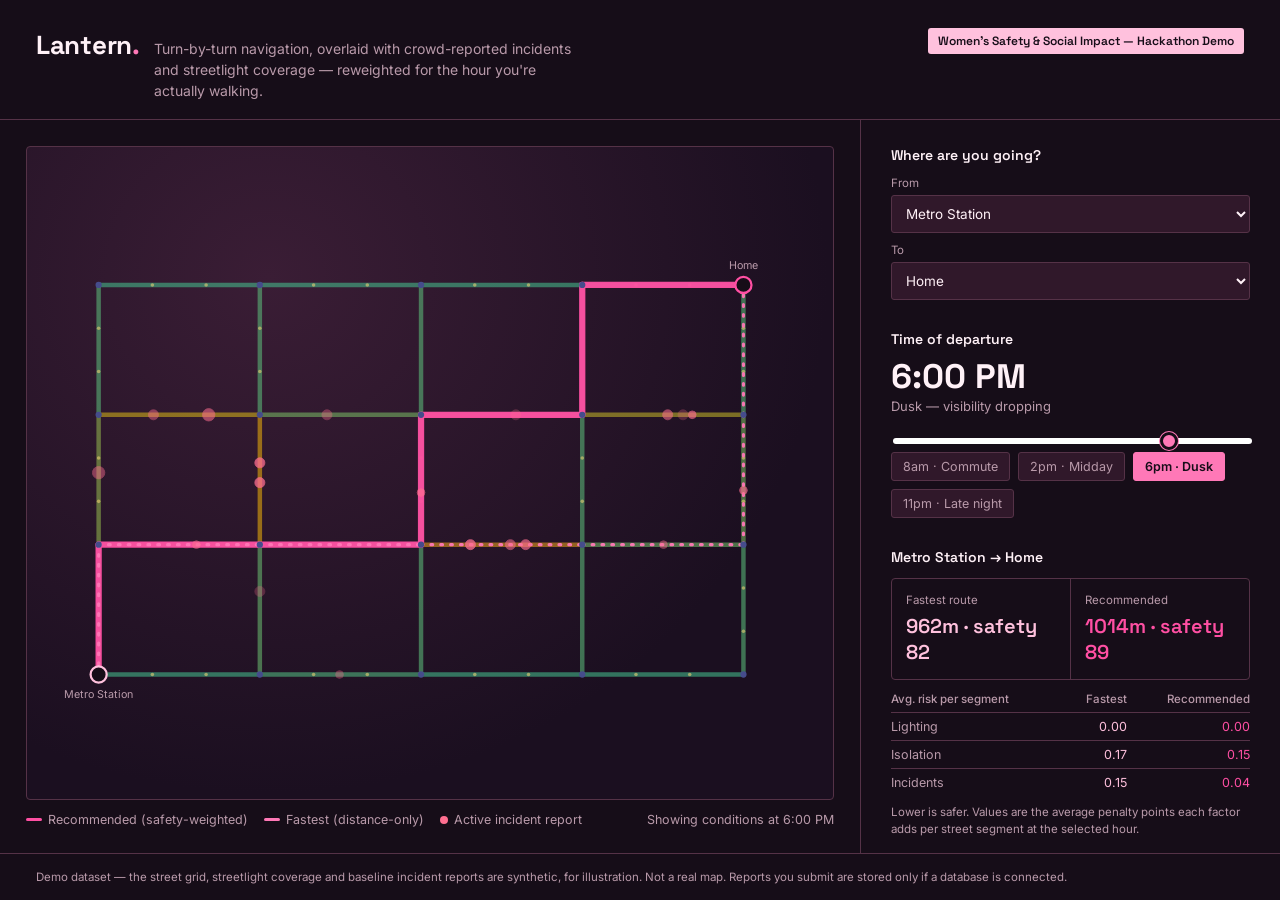
<file: index.html>
<!DOCTYPE html>
<html lang="en">
<head>
<meta charset="UTF-8">
<title>Lantern — time-aware safer routes</title>
<meta name="viewport" content="width=device-width, initial-scale=1">
<link rel="preconnect" href="https://fonts.googleapis.com">
<link href="https://fonts.googleapis.com/css2?family=Space+Grotesk:wght@400;500;600;700&family=Inter:wght@400;500;600&display=swap" rel="stylesheet">
<link rel="stylesheet" href="css/style.css">
</head>
<body>
<div class="wrap">
  <header>
    <div class="brand">
      <h1>Lantern<span class="dot">.</span></h1>
      <p>Turn-by-turn navigation, overlaid with crowd-reported incidents and streetlight coverage — reweighted for the hour you're actually walking.</p>
    </div>
    <div class="tag">Women's Safety &amp; Social Impact — Hackathon Demo</div>
  </header>

  <main>
    <div class="map-panel">
      <div class="map-frame">
        <svg id="map" viewBox="0 0 900 560" preserveAspectRatio="xMidYMid meet" role="img" aria-label="Demo street map showing the fastest route and the recommended safer route"></svg>
      </div>
      <div class="map-caption">
        <div class="legend">
          <span><span class="swatch" style="background:var(--teal)"></span> Recommended (safety-weighted)</span>
          <span><span class="swatch" style="background:var(--amber)"></span> Fastest (distance-only)</span>
          <span><span class="dotswatch" style="background:var(--rose)"></span> Active incident report</span>
        </div>
        <div id="hourLabel">—</div>
      </div>
    </div>

    <div class="side-panel">

      <!-- Round 2: source / destination pickers -->
      <section class="block">
        <h2>Where are you going?</h2>
        <div class="route-pick">
          <div>
            <label class="field-label" for="startSelect">From</label>
            <select id="startSelect"></select>
          </div>
          <div>
            <label class="field-label" for="destSelect">To</label>
            <select id="destSelect"></select>
          </div>
        </div>
      </section>

      <section class="block">
        <h2>Time of departure</h2>
        <div class="time-readout" id="timeReadout">6:00 PM</div>
        <div class="time-sub" id="timeSub">Sunset — visibility dropping</div>
        <input type="range" id="hourSlider" min="0" max="23" step="1" value="18" aria-label="Departure hour">
        <div class="presets">
          <button data-hour="8">8am · Commute</button>
          <button data-hour="14">2pm · Midday</button>
          <button data-hour="18" class="active">6pm · Dusk</button>
          <button data-hour="23">11pm · Late night</button>
        </div>
      </section>

      <section class="block">
        <h2 id="routeTitle">Metro Station → Home</h2>
        <div class="stat-row">
          <div class="stat fast">
            <div class="label">Fastest route</div>
            <div class="value" id="fastMeta">—</div>
          </div>
          <div class="stat safe">
            <div class="label">Recommended</div>
            <div class="value" id="safeMeta">—</div>
          </div>
        </div>
        <!-- Round 2: which safety factors each route is exposed to -->
        <table class="factor-table" id="factorTable" aria-label="Safety factors compared between routes">
          <thead>
            <tr><th scope="col">Avg. risk per segment</th><th scope="col">Fastest</th><th scope="col">Recommended</th></tr>
          </thead>
          <tbody>
            <tr><td>Lighting</td><td class="fast" id="fLightFast">—</td><td class="safe" id="fLightSafe">—</td></tr>
            <tr><td>Isolation</td><td class="fast" id="fIsoFast">—</td><td class="safe" id="fIsoSafe">—</td></tr>
            <tr><td>Incidents</td><td class="fast" id="fIncFast">—</td><td class="safe" id="fIncSafe">—</td></tr>
          </tbody>
        </table>
        <div class="factor-note">Lower is safer. Values are the average penalty points each factor adds per street segment at the selected hour.</div>
      </section>

      <section class="block">
        <h2>Why the route changes</h2>
        <div class="why-box" id="whyBox">—</div>
      </section>

      <section class="block">
        <h2>Report an incident</h2>
        <!-- Round 2: database status + friendly error notice -->
        <div class="db-status" id="dbStatus" role="status"><span class="pip"></span><span id="dbStatusText">Checking report database…</span></div>
        <div class="notice" id="dbNotice" role="alert" hidden></div>
        <div class="report-form">
          <select id="edgeSelect" aria-label="Street segment"></select>
          <div class="sevgroup" id="sevGroup">
            <button data-sev="1">Minor</button>
            <button data-sev="2" class="sel">Moderate</button>
            <button data-sev="3">Severe</button>
          </div>
          <button class="submit" id="submitReport">Add report for current time</button>
          <div class="confirm" id="confirmMsg" role="status"></div>
        </div>
      </section>

      <section class="block">
        <button class="how-toggle" id="howToggle">How the safety score works ▾</button>
        <div class="how-body" id="howBody">
          Every street segment gets a <b>safety penalty</b> recalculated for the exact hour you select — not one fixed score:<br><br>
          <code>lighting</code> — unlit segments are penalized only after dark (8pm–6am); irrelevant in daylight.<br>
          <code>foot traffic</code> — each street type has a typical "how busy is this normally" curve by hour; empty-at-night streets score worse after dark even with zero reports.<br>
          <code>incidents</code> — crowd reports are weighted by how close their reported hour is to yours, so a string of 11pm reports barely affects a 9am walk, and vice versa.<br><br>
          The "fastest" route always minimizes distance. The "recommended" route minimizes <i>distance × (1 + 2.5 × penalty)</i> for your selected hour — so the two routes can diverge completely between 6pm and 11pm on the same street grid.<br><br>
          Reports you submit are saved to the database when one is connected, and are added on top of the synthetic baseline reports.
        </div>
      </section>

    </div>
  </main>

  <footer>Demo dataset — the street grid, streetlight coverage and baseline incident reports are synthetic, for illustration. Not a real map. Reports you submit are stored only if a database is connected.</footer>
</div>

<!-- Classic scripts (no build step, works from file://). Order matters. -->
<script src="js/config.js"></script>
<script src="js/data.js"></script>
<script src="js/safety.js"></script>
<script src="js/routing.js"></script>
<script src="js/supabase.js"></script>
<script src="js/app.js"></script>
</body>
</html>
</file>
<file: css/style.css>
/* LANTERN — styles. Original layout and styling preserved; colour palette updated. */

:root{

--ink:#FFF1F7;

--bg-deep:#160D18;

--bg-panel:#241321;

--bg-panel-2:#30182A;

--line:#553247;

--muted:#B99AAA;

--amber:#FF78B7;

--amber-soft:#FFC1DD;

--teal:#FF4FA3;

--rose:#FF6F91;

--rose-dim:#A94668;

}

*{box-sizing:border-box;}

html,body{margin:0;padding:0;}

body{

background:var(--bg-deep);

color:var(--ink);

font-family:'Inter',sans-serif;

min-height:100vh;

}

.wrap{

display:flex;

flex-direction:column;

min-height:100vh;

}

header{

padding:28px 36px 18px 36px;

border-bottom:1px solid var(--line);

display:flex;

align-items:baseline;

justify-content:space-between;

flex-wrap:wrap;

gap:10px;

}

.brand{display:flex;align-items:baseline;gap:14px;}

.brand h1{

font-family:'Space Grotesk',sans-serif;

font-weight:700;

font-size:26px;

margin:0;

letter-spacing:-0.01em;

}

.brand h1 .dot{color:var(--amber);}

.brand p{margin:0;color:var(--muted);font-size:14px;max-width:420px;line-height:1.5;}

.tag{

font-family:'Space Grotesk',sans-serif;

font-size:12px;

color:var(--bg-deep);

background:var(--amber-soft);

padding:5px 10px;

border-radius:3px;

font-weight:600;

white-space:nowrap;

align-self:flex-start;

}

main{

display:flex;

flex:1;

min-height:0;

}

@media (max-width:920px){

main{flex-direction:column;}

}

.map-panel{

flex:1.55;

padding:26px;

display:flex;

flex-direction:column;

min-width:0;

}

.map-frame{

position:relative;

background:radial-gradient(ellipse at 30% 20%, #3A1D35 0%, #1B0F20 70%);

border:1px solid var(--line);

border-radius:4px;

overflow:hidden;

flex:1;

}

svg{display:block;width:100%;height:100%;}

.map-caption{

display:flex;

justify-content:space-between;

align-items:center;

margin-top:12px;

font-size:12.5px;

color:var(--muted);

flex-wrap:wrap;

gap:8px;

}

.legend{display:flex;gap:16px;flex-wrap:wrap;}

.legend span{display:inline-flex;align-items:center;gap:6px;}

.swatch{width:16px;height:3px;border-radius:2px;display:inline-block;}

.dotswatch{width:8px;height:8px;border-radius:50%;display:inline-block;}

.side-panel{

flex:1;

max-width:420px;

min-width:320px;

border-left:1px solid var(--line);

padding:26px 30px 40px 30px;

overflow-y:auto;

}

@media (max-width:920px){

.side-panel{max-width:none;border-left:none;border-top:1px solid var(--line);}

}

section.block{margin-bottom:30px;}

.block h2{

font-family:'Space Grotesk',sans-serif;

font-size:14px;

font-weight:600;

margin:0 0 12px 0;

color:var(--ink);

}

.time-readout{

font-family:'Space Grotesk',sans-serif;

font-size:34px;

font-weight:700;

line-height:1;

margin-bottom:4px;

}

.time-sub{color:var(--muted);font-size:13px;margin-bottom:14px;}

input[type=range]{

width:100%;

-webkit-appearance:none;

height:6px;

border-radius:3px;

background:linear-gradient(90deg,

```
#553247 0%, #553247 25%,

#75425F 25%, #75425F 33%,

#A85D83 33%, #A85D83 79%,

#75425F 79%, #75425F 87%,

#553247 87%, #553247 100%);
```

outline:none;

margin-bottom:8px;

}

input[type=range]::-webkit-slider-thumb{

-webkit-appearance:none;

width:18px;height:18px;border-radius:50%;

background:var(--amber);

border:3px solid var(--bg-deep);

box-shadow:0 0 0 1px var(--amber);

cursor:pointer;

margin-top:-6px;

}

input[type=range]::-webkit-slider-runnable-track{height:6px;border-radius:3px;}

.presets{display:flex;gap:8px;flex-wrap:wrap;}

.presets button{

font-family:'Inter',sans-serif;

font-size:12.5px;

background:var(--bg-panel-2);

border:1px solid var(--line);

color:var(--muted);

padding:6px 11px;

border-radius:3px;

cursor:pointer;

}

.presets button:hover{color:var(--ink);border-color:#9A5C7D;}

.presets button.active{background:var(--amber);color:var(--bg-deep);border-color:var(--amber);font-weight:600;}

.stat-row{

display:flex;

border:1px solid var(--line);

border-radius:4px;

overflow:hidden;

}

.stat{

flex:1;

padding:14px 14px;

}

.stat + .stat{border-left:1px solid var(--line);}

.stat .label{font-size:11.5px;color:var(--muted);margin-bottom:6px;}

.stat .value{font-family:'Space Grotesk',sans-serif;font-size:20px;font-weight:600;}

.stat.fast .value{color:var(--amber-soft);}

.stat.safe .value{color:var(--teal);}

.why-box{

border-left:2px solid var(--rose);

padding:12px 16px;

background:rgba(255,111,145,0.09);

font-size:13.5px;

line-height:1.6;

border-radius:0 3px 3px 0;

}

.why-box b{color:var(--ink);}

.why-box .score-shift{

font-family:'Space Grotesk',sans-serif;

font-weight:600;

color:var(--rose);

}

.report-form{display:flex;flex-direction:column;gap:10px;}

select, .sevgroup{

width:100%;

}

select{

background:var(--bg-panel-2);

color:var(--ink);

border:1px solid var(--line);

padding:9px 10px;

border-radius:3px;

font-family:'Inter',sans-serif;

font-size:13.5px;

}

.sevgroup{display:flex;gap:6px;}

.sevgroup button{

flex:1;

background:var(--bg-panel-2);

border:1px solid var(--line);

color:var(--muted);

padding:8px 6px;

border-radius:3px;

font-size:12.5px;

cursor:pointer;

}

.sevgroup button.sel{border-color:var(--rose);color:var(--rose);background:rgba(255,111,145,0.12);}

.report-form button.submit{

margin-top:2px;

background:var(--teal);

color:#2A0719;

border:none;

padding:10px 12px;

border-radius:3px;

font-family:'Space Grotesk',sans-serif;

font-weight:600;

font-size:13.5px;

cursor:pointer;

}

.report-form button.submit:hover{filter:brightness(1.08);}

.confirm{

font-size:12.5px;

color:var(--teal);

min-height:16px;

}

.how-toggle{

font-size:12.5px;

color:var(--muted);

cursor:pointer;

text-decoration:underline;

text-underline-offset:3px;

background:none;border:none;padding:0;

font-family:'Inter',sans-serif;

}

.how-body{

font-size:13px;

line-height:1.65;

color:var(--muted);

margin-top:10px;

display:none;

}

.how-body.open{display:block;}

.how-body code{

color:var(--amber-soft);

background:var(--bg-panel-2);

padding:1px 5px;

border-radius:2px;

font-size:12px;

}

footer{

padding:16px 36px;

border-top:1px solid var(--line);

color:var(--muted);

font-size:11.5px;

}

/* =====================================================================

Round 2 additions (source/destination pickers, factor breakdown,

database status + notices). Uses the existing colour tokens only.

===================================================================== */

.field-label{font-size:11.5px;color:var(--muted);margin:0 0 5px 0;display:block;}

.route-pick{display:flex;flex-direction:column;gap:10px;}

.route-pick select:focus-visible,

.report-form select:focus-visible,

.presets button:focus-visible,

.sevgroup button:focus-visible,

.report-form button.submit:focus-visible,

.how-toggle:focus-visible,

input[type=range]:focus-visible{outline:2px solid var(--amber-soft);outline-offset:2px;}

.factor-table{

width:100%;

border-collapse:collapse;

margin-top:12px;

font-size:12.5px;

}

.factor-table th{

text-align:left;

font-weight:500;

color:var(--muted);

padding:0 0 6px 0;

font-size:11.5px;

}

.factor-table th:not(:first-child),

.factor-table td:not(:first-child){text-align:right;}

.factor-table td{padding:6px 0;border-top:1px solid var(--line);}

.factor-table td:first-child{color:var(--muted);}

.factor-table td.fast{color:var(--amber-soft);}

.factor-table td.safe{color:var(--teal);}

.factor-note{font-size:11.5px;color:var(--muted);margin-top:8px;line-height:1.5;}

.db-status{

display:flex;

align-items:flex-start;

gap:8px;

font-size:12px;

color:var(--muted);

line-height:1.5;

margin-bottom:12px;

}

.db-status .pip{

flex:none;

width:8px;height:8px;border-radius:50%;

margin-top:5px;

background:var(--muted);

}

.db-status.ok .pip{background:var(--teal);}

.db-status.warn .pip{background:var(--amber);}

.notice{

font-size:12.5px;

line-height:1.5;

color:var(--amber-soft);

background:rgba(255,120,183,0.08);

border-left:2px solid var(--amber);

border-radius:0 3px 3px 0;

padding:8px 12px;

margin-bottom:12px;

}

.notice[hidden]{display:none;}

.confirm.warn{color:var(--amber-soft);}

.report-form button.submit:disabled{opacity:.6;cursor:progress;filter:none;}

.nowrap{white-space:nowrap;}

/* Desktop: keep the map fixed in view and let the side panel scroll on its

own. The original CSS already set overflow-y:auto / min-height:0 for this;

the wrapper just needs a fixed height so the extra Round 2 controls don't

stretch the map frame. Mobile keeps the original stacked, page-scroll layout. */

@media (min-width:921px){

.wrap{height:100vh;}

.map-panel{min-height:0;}

.map-frame{min-height:0;}

.side-panel{min-height:0;}

}
</file>
